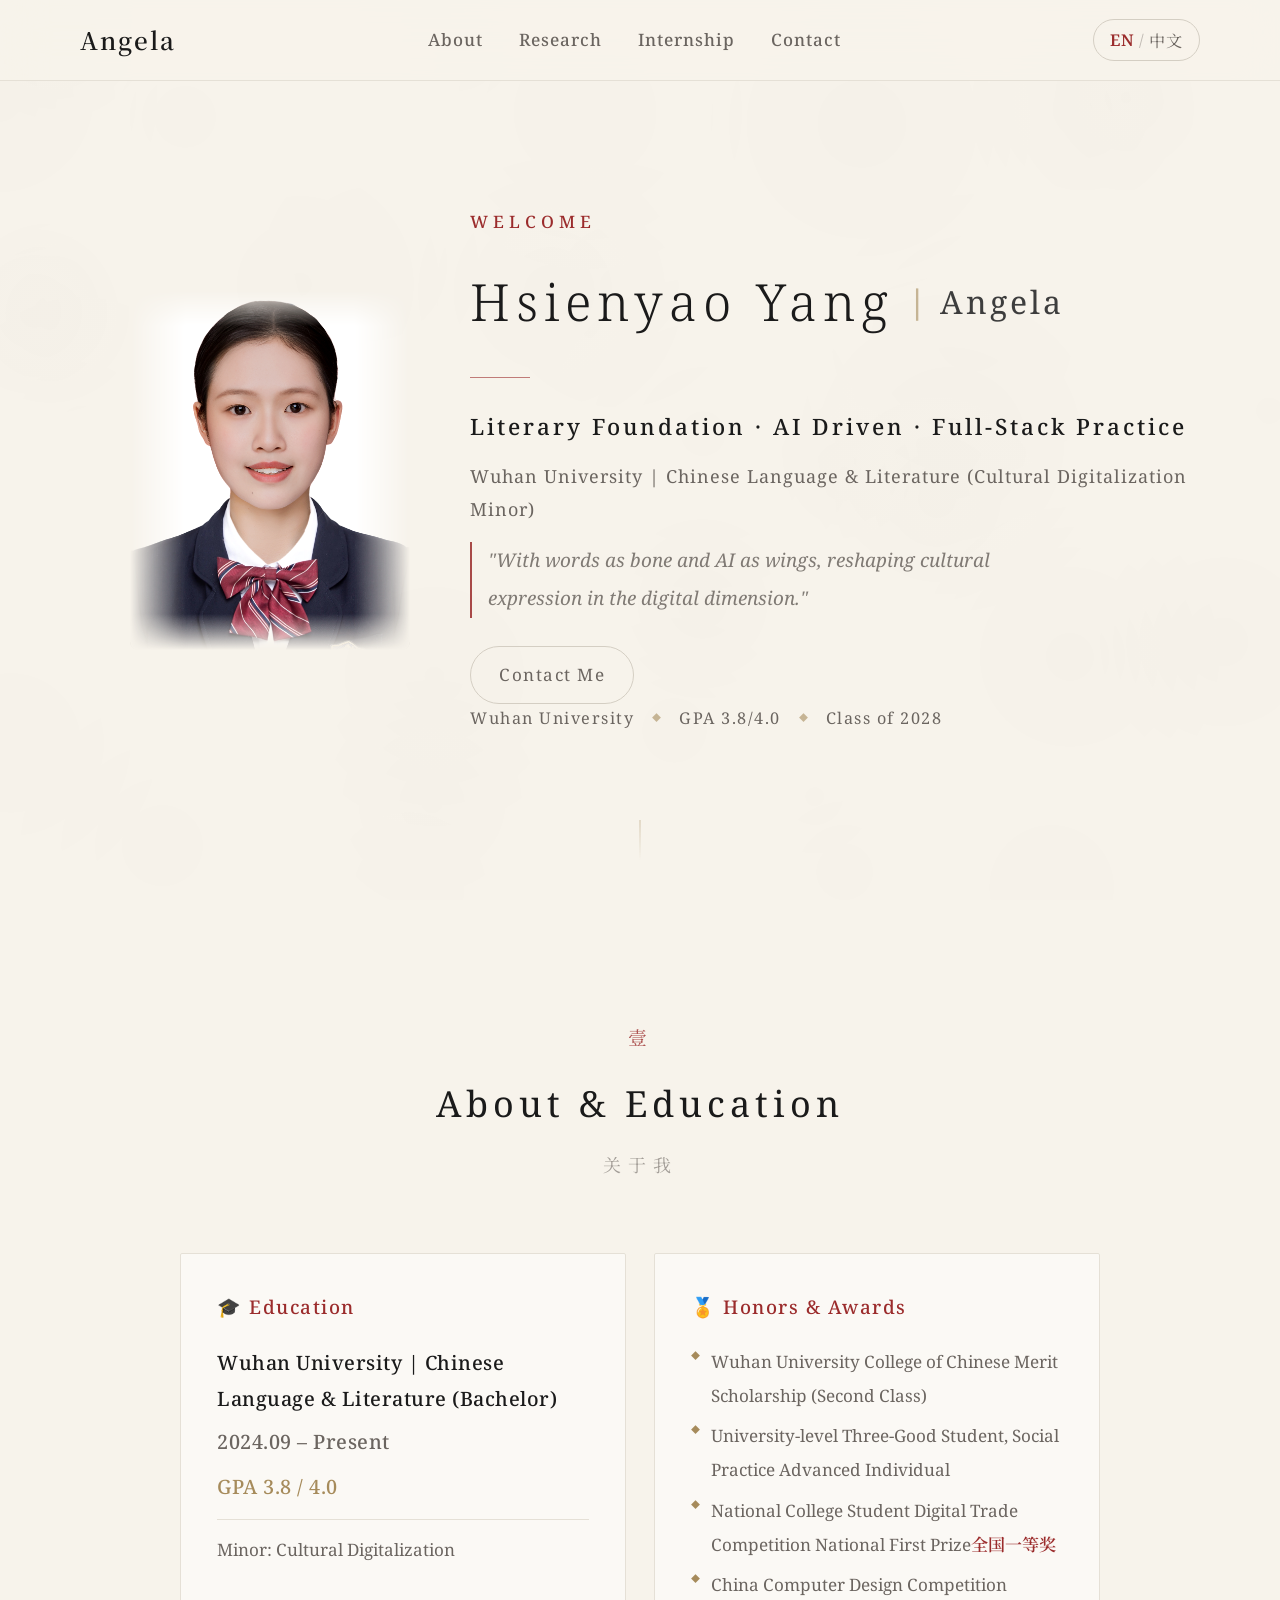
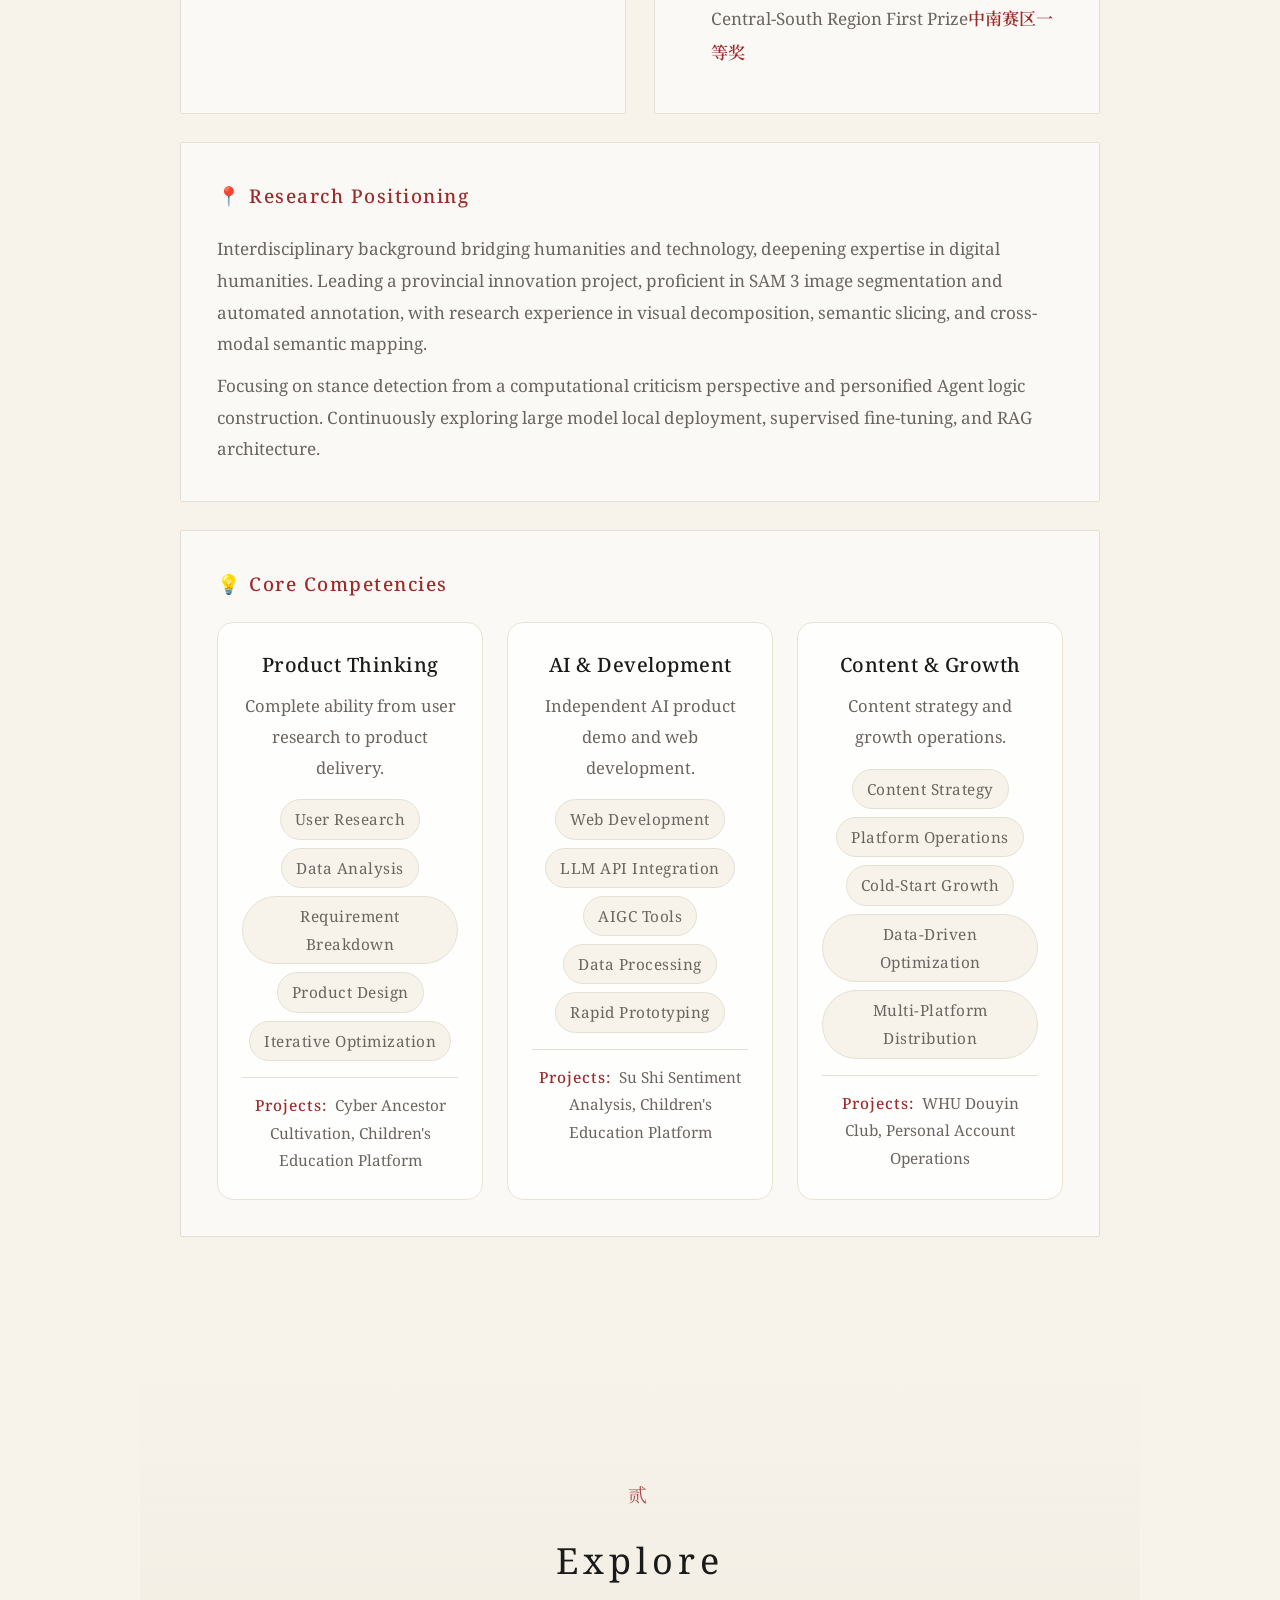
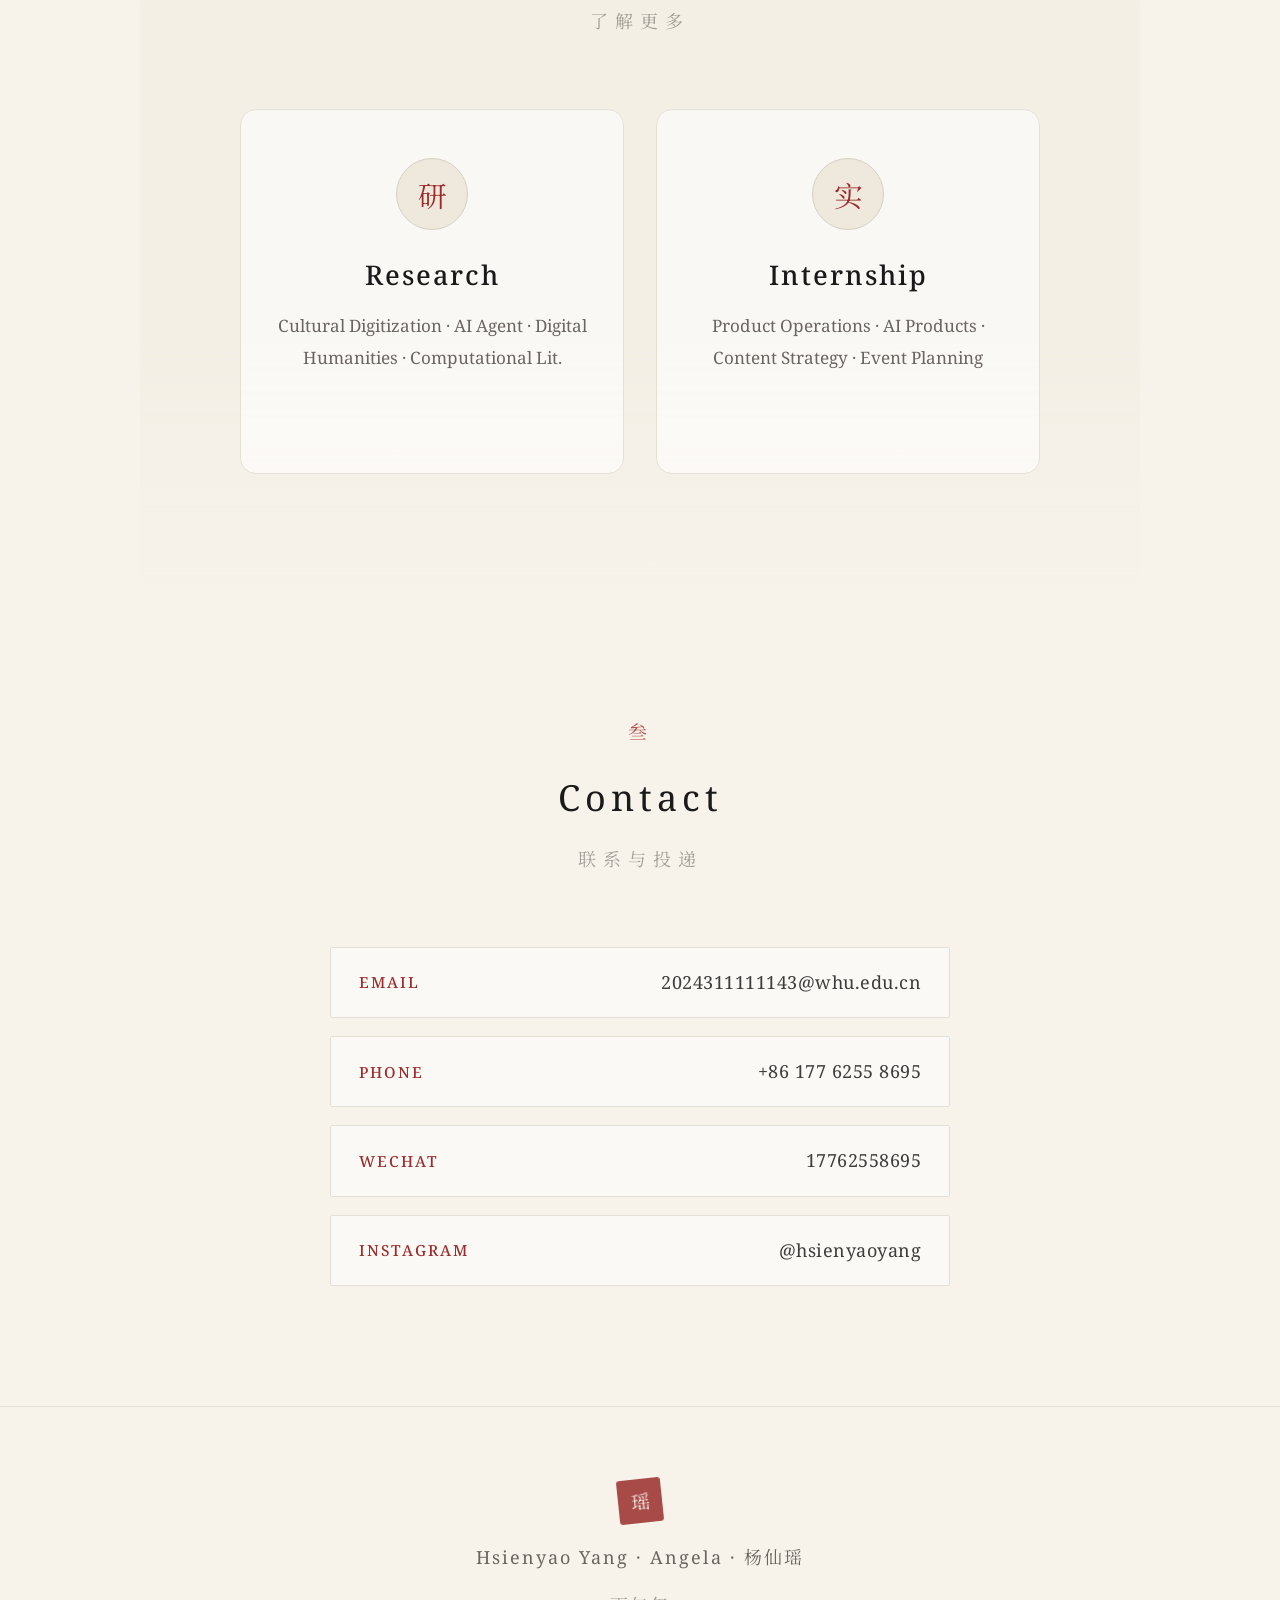
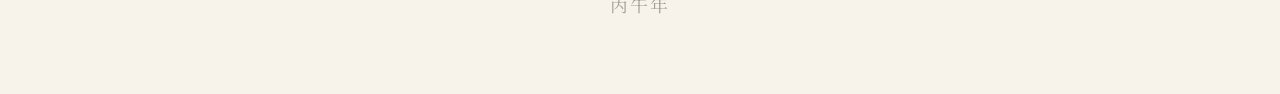
<file: index.html>
<!DOCTYPE html>
<html lang="en">
<head>
    <meta charset="UTF-8">
    <meta name="viewport" content="width=device-width, initial-scale=1.0">
    <title>Hsienyao Yang (Angela) · Portfolio</title>
    <link rel="stylesheet" href="styles.css">
    <link rel="preconnect" href="https://fonts.googleapis.com">
    <link rel="preconnect" href="https://fonts.gstatic.com" crossorigin>
    <link href="https://fonts.googleapis.com/css2?family=Noto+Serif+SC:wght@300;400;500;600;700&family=Noto+Serif:ital,wght@0,300;0,400;0,500;0,600;0,700;1,400&display=swap" rel="stylesheet">
</head>
<body>
    <canvas id="ink-canvas"></canvas>

    <nav class="navbar">
        <div class="nav-container">
            <a href="index.html" class="nav-logo">
                <span class="logo-en">Angela</span>
                <span class="logo-zh">仙瑶</span>
            </a>
            <ul class="nav-menu">
                <li><a href="#about" data-i18n="nav.about">About</a></li>
                <li><a href="research.html" data-i18n="nav.research">Research</a></li>
                <li><a href="internship.html" data-i18n="nav.internship">Internship</a></li>
                <li><a href="#contact" data-i18n="nav.contact">Contact</a></li>
            </ul>
            <div class="nav-actions">
                <button class="lang-switch" id="langSwitch" aria-label="Switch Language">
                    <span class="lang-current">EN</span>
                    <span class="lang-sep">/</span>
                    <span class="lang-alt">中文</span>
                </button>
                <button class="nav-toggle" aria-label="Toggle menu">
                    <span></span><span></span><span></span>
                </button>
            </div>
        </div>
    </nav>

    <header class="hero">
        <div class="hero-inner">
            <div class="hero-portrait">
                <div class="portrait-wrap">
                    <img src="photo.jpg" alt="Hsienyao Yang">
                </div>
            </div>
            <div class="hero-text">
                <p class="hero-greeting" data-i18n="hero.greeting">Welcome</p>
                <h1 class="hero-name">
                    <span class="name-en">Hsienyao Yang</span>
                    <span class="name-divider">|</span>
                    <span class="name-cn">Angela</span>
                </h1>
                <p class="hero-name-zh">杨仙瑶</p>
                <div class="hero-line"></div>
                <p class="hero-title" data-i18n="hero.title">文学底蕴 · AI 驱动 · 全栈实践</p>
                <p class="hero-school" data-i18n="hero.school">武汉大学 汉语言文学（文化数字化微专业）</p>
                <p class="hero-quote" data-i18n="hero.quote">"以文字为骨骼，以 AI 为羽翼，在数字维度重塑文化表达。"</p>
                <div class="hero-cta">
                    <a href="#contact" class="btn btn-secondary" data-i18n="hero.cta_contact">Contact Me</a>
                </div>
                <div class="hero-meta">
                    <span class="meta-item" data-i18n="hero.meta1">Wuhan University</span>
                    <span class="meta-dot">◆</span>
                    <span class="meta-item">GPA 3.8/4.0</span>
                    <span class="meta-dot">◆</span>
                    <span class="meta-item" data-i18n="hero.meta2">Class of 2028</span>
                </div>
            </div>
        </div>
        <div class="scroll-hint">
            <span class="scroll-line"></span>
        </div>
    </header>

    <main>
        <section class="section" id="about">
            <div class="section-header">
                <span class="section-number">壹</span>
                <h2 class="section-title" data-i18n="about.title">About & Education</h2>
                <p class="section-subtitle" data-i18n="about.subtitle">关于我</p>
            </div>
            <div class="about-body">
                <div class="about-card">
                    <h3 class="about-card-title" data-i18n="about.edu.title">🎓 Education</h3>
                    <div class="edu-main">
                        <p data-i18n="about.edu.school">武汉大学 | 汉语言文学 (本科)</p>
                        <p class="edu-time" data-i18n="about.edu.time">2024.09 – Present</p>
                        <p class="edu-gpa">GPA 3.8 / 4.0</p>
                    </div>
                    <div class="edu-minor" data-i18n="about.edu.minor">辅修：文化数字化微专业</div>
                </div>

                <div class="about-card">
                    <h3 class="about-card-title" data-i18n="about.honors.title">🏅 Honors & Awards</h3>
                    <ul class="honor-list">
                        <li data-i18n="about.honors.h1">武汉大学文学院年度优秀学生乙等奖学金</li>
                        <li data-i18n="about.honors.h2">校级三好学生、社会实践先进个人</li>
                        <li data-i18n="about.honors.h3">全国大学生数字贸易大赛 <strong>全国一等奖</strong></li>
                        <li data-i18n="about.honors.h4">中国大学生计算机设计大赛 <strong>中南赛区一等奖</strong></li>
                    </ul>
                </div>

                <div class="about-card full-width">
                    <h3 class="about-card-title" data-i18n="about.profile.title">📍 Research Positioning</h3>
                    <div class="profile-bio">
                        <p data-i18n="about.profile.p1">跨学科交叉背景，深耕数字人文领域。主导省级大创项目，掌握 SAM 3 图像分割与自动化标注技术，拥有视觉解构、语义切片及跨模态语义映射的科研经历。</p>
                        <p data-i18n="about.profile.p2">专注于计算批评视角下的立场检测研究与人格化 Agent 逻辑构建，持续探索大模型本地化部署、监督微调及 RAG 架构等前沿技术。</p>
                    </div>
                </div>

                <div class="about-card full-width">
                    <h3 class="about-card-title" data-i18n="about.strengths.title">💡 Core Competencies</h3>
                    <div class="capability-cards">
                        <div class="capability-card">
                            <h4 data-i18n="about.capability.c1.title">Product Thinking</h4>
                            <p class="capability-summary" data-i18n="about.capability.c1.summary">Complete ability from user research to product delivery.</p>
                            <div class="capability-tags">
                                <span data-i18n="about.capability.c1.t1">User Research</span>
                                <span data-i18n="about.capability.c1.t2">Data Analysis</span>
                                <span data-i18n="about.capability.c1.t3">Requirement Breakdown</span>
                                <span data-i18n="about.capability.c1.t4">Product Design</span>
                                <span data-i18n="about.capability.c1.t5">Iterative Optimization</span>
                            </div>
                            <div class="capability-projects">
                                <span class="capability-projects-label" data-i18n="about.capability.projects">Projects:</span>
                                <span data-i18n="about.capability.c1.projects">Cyber Ancestor Cultivation, Children's Education Platform</span>
                            </div>
                        </div>
                        <div class="capability-card">
                            <h4 data-i18n="about.capability.c2.title">AI & Development</h4>
                            <p class="capability-summary" data-i18n="about.capability.c2.summary">Independent AI product demo and web development.</p>
                            <div class="capability-tags">
                                <span data-i18n="about.capability.c2.t1">Web Development</span>
                                <span data-i18n="about.capability.c2.t2">LLM API Integration</span>
                                <span data-i18n="about.capability.c2.t3">AIGC Tools</span>
                                <span data-i18n="about.capability.c2.t4">Data Processing</span>
                                <span data-i18n="about.capability.c2.t5">Rapid Prototyping</span>
                            </div>
                            <div class="capability-projects">
                                <span class="capability-projects-label" data-i18n="about.capability.projects">Projects:</span>
                                <span data-i18n="about.capability.c2.projects">Su Shi Sentiment Analysis, Children's Education Platform</span>
                            </div>
                        </div>
                        <div class="capability-card">
                            <h4 data-i18n="about.capability.c3.title">Content & Growth</h4>
                            <p class="capability-summary" data-i18n="about.capability.c3.summary">Content strategy and growth operations.</p>
                            <div class="capability-tags">
                                <span data-i18n="about.capability.c3.t1">Content Strategy</span>
                                <span data-i18n="about.capability.c3.t2">Platform Operations</span>
                                <span data-i18n="about.capability.c3.t3">Cold-Start Growth</span>
                                <span data-i18n="about.capability.c3.t4">Data-Driven Optimization</span>
                                <span data-i18n="about.capability.c3.t5">Multi-Platform Distribution</span>
                            </div>
                            <div class="capability-projects">
                                <span class="capability-projects-label" data-i18n="about.capability.projects">Projects:</span>
                                <span data-i18n="about.capability.c3.projects">WHU Douyin Club, Personal Account Operations</span>
                            </div>
                        </div>
                    </div>
                </div>
            </div>
        </section>

        <!-- Portal: Research & Internship -->
        <section class="section section-alt" id="portal">
            <div class="section-header">
                <span class="section-number">贰</span>
                <h2 class="section-title" data-i18n="portal.title">Explore</h2>
                <p class="section-subtitle" data-i18n="portal.subtitle">了解更多</p>
            </div>
            <div class="portal-cards">
                <a href="research.html" class="portal-card">
                    <div class="portal-icon">研</div>
                    <h3 data-i18n="portal.research.title">Research</h3>
                    <p class="portal-desc" data-i18n="portal.research.desc">文化遗产数字化 · AI Agent · 数字人文 · 计算文学</p>
                    <span class="portal-arrow">→</span>
                </a>
                <a href="internship.html" class="portal-card">
                    <div class="portal-icon">实</div>
                    <h3 data-i18n="portal.internship.title">Internship</h3>
                    <p class="portal-desc" data-i18n="portal.internship.desc">产品运营 · AI 产品 · 内容策略 · 活动策划</p>
                    <span class="portal-arrow">→</span>
                </a>
            </div>
        </section>

        <section class="section" id="contact">
            <div class="section-header">
                <span class="section-number">叁</span>
                <h2 class="section-title" data-i18n="contact.title">Contact</h2>
                <p class="section-subtitle" data-i18n="contact.subtitle">联系与投递</p>
            </div>
            <div class="contact-body">
                <div class="contact-links">
                    <a href="mailto:2024311111143@whu.edu.cn" class="contact-item">
                        <span class="contact-label" data-i18n="contact.email">Email</span>
                        <span class="contact-value">2024311111143@whu.edu.cn</span>
                    </a>
                    <a href="tel:+8617762558695" class="contact-item">
                        <span class="contact-label" data-i18n="contact.phone">Phone</span>
                        <span class="contact-value">+86 177 6255 8695</span>
                    </a>
                    <div class="contact-item">
                        <span class="contact-label" data-i18n="contact.wechat">WeChat</span>
                        <span class="contact-value" data-i18n="contact.wechat_val">17762558695</span>
                    </div>
                    <a href="https://instagram.com/hsienyaoyang" target="_blank" rel="noopener" class="contact-item">
                        <span class="contact-label">Instagram</span>
                        <span class="contact-value">@hsienyaoyang</span>
                    </a>
                </div>
            </div>
        </section>
    </main>

    <footer class="footer">
        <div class="footer-inner">
            <div class="footer-seal">瑶</div>
            <p>Hsienyao Yang · Angela · 杨仙瑶</p>
            <p class="footer-year">丙午年</p>
        </div>
    </footer>

    <button class="scroll-top" id="scrollTop" aria-label="Scroll to top">&uarr;</button>

    <script src="script.js"></script>
</body>
</html>
</file>
<file: styles.css>
/* ===== Chinese Style Design System ===== */
:root {
    --color-paper: #f7f3eb;
    --color-paper-dark: #efe9dd;
    --color-ink: #1a1a1a;
    --color-ink-light: #3d3d3d;
    --color-ink-muted: #6b6560;
    --color-cinnabar: #9b2c2c;
    --color-cinnabar-light: #b83e3e;
    --color-gold: #a68b5b;
    --color-border: #d4cec3;
    --color-border-light: #e5e0d6;
    --font-serif: 'Noto Serif', 'Noto Serif SC', Georgia, 'Songti SC', serif;
    --font-serif-sc: 'Noto Serif SC', 'Noto Serif', serif;
    --radius: 2px;
    --transition: 0.35s cubic-bezier(0.4, 0, 0.2, 1);
}

* {
    margin: 0;
    padding: 0;
    box-sizing: border-box;
}

html {
    scroll-behavior: smooth;
    font-size: 18px;
}

body {
    font-family: var(--font-serif);
    background: var(--color-paper);
    color: var(--color-ink);
    line-height: 1.85;
    -webkit-font-smoothing: antialiased;
    overflow-x: hidden;
}

a {
    color: inherit;
    text-decoration: none;
}

ul { list-style: none; }

/* ===== Ink Canvas Background ===== */
#ink-canvas {
    position: fixed;
    top: 0;
    left: 0;
    width: 100%;
    height: 100%;
    z-index: 0;
    pointer-events: none;
    opacity: 0.25;
}

/* ===== Navigation ===== */
.navbar {
    position: fixed;
    top: 0;
    left: 0;
    right: 0;
    z-index: 100;
    background: rgba(247, 243, 235, 0.88);
    backdrop-filter: blur(20px) saturate(1.2);
    border-bottom: 1px solid var(--color-border-light);
    transition: var(--transition);
}

.nav-container {
    max-width: 1200px;
    margin: 0 auto;
    padding: 0 40px;
    height: 80px;
    display: flex;
    align-items: center;
    justify-content: space-between;
}

.nav-logo {
    display: flex;
    align-items: baseline;
    gap: 10px;
    font-family: var(--font-serif-sc);
}

.logo-en {
    font-size: 1.35rem;
    font-weight: 600;
    letter-spacing: 2px;
    color: var(--color-ink);
}

.logo-zh {
    font-size: 1.05rem;
    font-weight: 400;
    color: var(--color-cinnabar);
    opacity: 0.85;
}

.nav-menu {
    display: flex;
    gap: 36px;
}

.nav-menu a {
    font-size: 0.95rem;
    font-weight: 500;
    letter-spacing: 1px;
    color: var(--color-ink-muted);
    transition: color var(--transition);
    position: relative;
    padding: 4px 0;
}

.nav-menu a::after {
    content: '';
    position: absolute;
    bottom: 0;
    left: 50%;
    width: 0;
    height: 1px;
    background: var(--color-cinnabar);
    transition: all var(--transition);
    transform: translateX(-50%);
}

.nav-menu a:hover {
    color: var(--color-cinnabar);
}

.nav-menu a:hover::after {
    width: 100%;
}

.nav-actions {
    display: flex;
    align-items: center;
    gap: 20px;
}

.lang-switch {
    display: flex;
    align-items: center;
    gap: 4px;
    background: transparent;
    border: 1px solid var(--color-border);
    padding: 8px 16px;
    border-radius: 100px;
    cursor: pointer;
    font-family: var(--font-serif);
    font-size: 0.9rem;
    letter-spacing: 1px;
    color: var(--color-ink-muted);
    transition: all var(--transition);
}

.lang-switch:hover {
    border-color: var(--color-cinnabar);
    color: var(--color-cinnabar);
}

.lang-current {
    color: var(--color-cinnabar);
    font-weight: 600;
}

.lang-sep { opacity: 0.4; }

.nav-toggle {
    display: none;
    flex-direction: column;
    gap: 5px;
    background: none;
    border: none;
    cursor: pointer;
    padding: 4px;
}

.nav-toggle span {
    display: block;
    width: 24px;
    height: 2px;
    background: var(--color-ink);
    transition: var(--transition);
}

/* ===== Hero ===== */
.hero {
    position: relative;
    min-height: 100vh;
    display: flex;
    flex-direction: column;
    align-items: center;
    justify-content: center;
    padding: 140px 40px 100px;
    z-index: 1;
}

.hero-inner {
    max-width: 1100px;
    width: 100%;
    display: grid;
    grid-template-columns: 320px 1fr;
    gap: 60px;
    align-items: center;
}

.hero-portrait {
    position: relative;
    justify-self: end;
}

.portrait-wrap {
    width: 280px;
    height: 360px;
    position: relative;
    overflow: hidden;
    border-radius: 8px;
    -webkit-mask-image: linear-gradient(to right, transparent 0%, black 20%, black 80%, transparent 100%),
                        linear-gradient(to bottom, transparent 0%, black 10%, black 90%, transparent 100%);
    mask-image: linear-gradient(to right, transparent 0%, black 20%, black 80%, transparent 100%),
                linear-gradient(to bottom, transparent 0%, black 10%, black 90%, transparent 100%);
    -webkit-mask-composite: source-in;
    mask-composite: intersect;
}

.portrait-wrap img {
    width: 100%;
    height: 100%;
    object-fit: cover;
    filter: grayscale(10%) contrast(1.05);
    transition: var(--transition);
}

.portrait-wrap:hover img {
    filter: grayscale(0%) contrast(1.08);
    transform: scale(1.02);
}

.hero-text {
    display: flex;
    flex-direction: column;
    align-items: flex-start;
    text-align: left;
}

.hero-greeting {
    font-size: 0.95rem;
    letter-spacing: 5px;
    color: var(--color-cinnabar);
    text-transform: uppercase;
    margin-bottom: 16px;
    font-weight: 500;
}

.hero-name {
    display: flex;
    align-items: center;
    gap: 14px;
    flex-wrap: wrap;
}

.name-en {
    font-size: clamp(2.4rem, 4vw, 3.6rem);
    font-weight: 300;
    letter-spacing: 6px;
    color: var(--color-ink);
}

.name-divider {
    font-size: 1.8rem;
    color: var(--color-gold);
    opacity: 0.6;
}

.name-cn {
    font-size: clamp(1.6rem, 2.5vw, 2.4rem);
    font-weight: 400;
    letter-spacing: 3px;
    color: var(--color-ink-light);
}

.hero-name-zh {
    font-family: var(--font-serif-sc);
    font-size: 1.3rem;
    color: var(--color-ink-muted);
    letter-spacing: 10px;
    margin-top: 8px;
    opacity: 0.7;
}

.hero-line {
    width: 60px;
    height: 1.5px;
    background: var(--color-cinnabar);
    margin: 28px 0;
    opacity: 0.6;
}

.hero-title {
    font-size: 1.25rem;
    letter-spacing: 3px;
    color: var(--color-ink);
    margin-bottom: 12px;
    font-weight: 500;
}

.hero-school {
    font-size: 1rem;
    color: var(--color-ink-muted);
    letter-spacing: 1px;
    margin-bottom: 16px;
}

.hero-quote {
    max-width: 520px;
    font-size: 1.05rem;
    color: var(--color-ink-muted);
    line-height: 2;
    margin-bottom: 28px;
    font-style: italic;
    border-left: 2px solid var(--color-cinnabar);
    padding-left: 16px;
    opacity: 0.85;
}

.hero-meta {
    display: flex;
    align-items: center;
    gap: 18px;
    flex-wrap: wrap;
}

.meta-item {
    font-size: 0.9rem;
    letter-spacing: 1.5px;
    color: var(--color-ink-muted);
}

.meta-dot {
    font-size: 0.5rem;
    color: var(--color-gold);
    opacity: 0.6;
}

.scroll-hint {
    position: absolute;
    bottom: 40px;
    left: 50%;
    transform: translateX(-50%);
    display: flex;
    flex-direction: column;
    align-items: center;
    gap: 8px;
}

.scroll-line {
    display: block;
    width: 1px;
    height: 40px;
    background: linear-gradient(to bottom, var(--color-gold), transparent);
    opacity: 0.5;
    animation: scrollPulse 2s ease-in-out infinite;
}

@keyframes scrollPulse {
    0%, 100% { opacity: 0.3; transform: scaleY(1); }
    50% { opacity: 0.7; transform: scaleY(1.2); }
}

/* ===== Sections ===== */
.section {
    position: relative;
    z-index: 1;
    padding: 120px 40px;
    max-width: 1000px;
    margin: 0 auto;
}

.section-alt {
    background: linear-gradient(180deg, transparent 0%, rgba(239, 233, 221, 0.4) 30%, rgba(239, 233, 221, 0.4) 70%, transparent 100%);
}

.section-header {
    text-align: center;
    margin-bottom: 72px;
}

.section-number {
    display: block;
    font-family: var(--font-serif-sc);
    font-size: 1.05rem;
    color: var(--color-cinnabar);
    letter-spacing: 5px;
    margin-bottom: 16px;
    opacity: 0.8;
}

.section-title {
    font-size: clamp(1.5rem, 3vw, 2rem);
    font-weight: 400;
    letter-spacing: 5px;
    margin-bottom: 10px;
    color: var(--color-ink);
}

.section-subtitle {
    font-family: var(--font-serif-sc);
    font-size: 1rem;
    color: var(--color-ink-muted);
    letter-spacing: 7px;
    opacity: 0.6;
}

/* ===== Hero Badge & CTA ===== */
.hero-badge {
    display: inline-flex;
    align-items: center;
    gap: 8px;
    background: rgba(155, 44, 44, 0.06);
    border: 1px solid rgba(155, 44, 44, 0.15);
    padding: 8px 16px;
    border-radius: 100px;
    font-size: 0.85rem;
    color: var(--color-cinnabar);
    letter-spacing: 0.5px;
    margin-bottom: 28px;
}

.badge-icon {
    font-size: 1rem;
}

.btn {
    display: inline-flex;
    align-items: center;
    justify-content: center;
    padding: 12px 28px;
    font-family: var(--font-serif);
    font-size: 0.95rem;
    letter-spacing: 1.5px;
    border-radius: 100px;
    transition: var(--transition);
    cursor: pointer;
    border: none;
    text-decoration: none;
}

.btn-primary {
    background: var(--color-cinnabar);
    color: var(--color-paper);
    box-shadow: 0 4px 16px rgba(155, 44, 44, 0.2);
}

.btn-primary:hover {
    background: var(--color-cinnabar-light);
    transform: translateY(-2px);
    box-shadow: 0 6px 20px rgba(155, 44, 44, 0.28);
}

.btn-secondary {
    background: transparent;
    color: var(--color-ink-muted);
    border: 1px solid var(--color-border);
}

.btn-secondary:hover {
    border-color: var(--color-cinnabar);
    color: var(--color-cinnabar);
    transform: translateY(-2px);
}

/* ===== About ===== */
.about-body {
    display: grid;
    grid-template-columns: 1fr 1fr;
    gap: 28px;
}

.about-card {
    padding: 36px;
    background: rgba(255, 255, 255, 0.5);
    border: 1px solid var(--color-border-light);
    border-radius: var(--radius);
    transition: var(--transition);
}

.about-card:hover {
    background: rgba(255, 255, 255, 0.8);
    border-color: var(--color-border);
    box-shadow: 0 8px 32px rgba(0, 0, 0, 0.04);
}

.about-card.full-width {
    grid-column: 1 / -1;
}

.about-card-title {
    font-size: 1.05rem;
    font-weight: 500;
    letter-spacing: 1.5px;
    color: var(--color-cinnabar);
    margin-bottom: 20px;
}

.edu-main p {
    font-size: 1.1rem;
    font-weight: 500;
    margin-bottom: 6px;
    letter-spacing: 0.5px;
}

.edu-time {
    font-size: 0.9rem;
    color: var(--color-ink-muted);
    letter-spacing: 1px;
}

.edu-gpa {
    font-size: 0.95rem;
    color: var(--color-gold);
    font-weight: 500;
    margin-top: 8px;
    letter-spacing: 0.5px;
}

.edu-minor {
    margin-top: 14px;
    padding-top: 14px;
    border-top: 1px solid var(--color-border-light);
    font-size: 0.95rem;
    color: var(--color-ink-muted);
}

.honor-list li {
    font-size: 0.95rem;
    color: var(--color-ink-muted);
    line-height: 2;
    padding-left: 20px;
    position: relative;
    margin-bottom: 6px;
}

.honor-list li::before {
    content: '◆';
    position: absolute;
    left: 0;
    color: var(--color-gold);
    font-size: 0.5rem;
    top: 2px;
}

.honor-list li strong {
    color: var(--color-cinnabar);
    font-weight: 600;
}

.strengths-grid {
    display: grid;
    grid-template-columns: repeat(3, 1fr);
    gap: 32px;
}

.strength-item h4 {
    font-size: 1rem;
    font-weight: 500;
    margin-bottom: 10px;
    letter-spacing: 0.5px;
    color: var(--color-ink);
}

.strength-item p {
    font-size: 0.92rem;
    color: var(--color-ink-muted);
    line-height: 1.85;
}

/* ===== Capability Cards ===== */
.capability-cards {
    display: grid;
    grid-template-columns: repeat(3, 1fr);
    gap: 24px;
}

.capability-card {
    padding: 24px;
    background: rgba(255, 255, 255, 0.7);
    border: 1px solid #EAE3D2;
    border-radius: 16px;
    text-align: center;
    transition: var(--transition);
}

.capability-card:hover {
    transform: translateY(-6px);
    box-shadow: 0 16px 48px rgba(0, 0, 0, 0.08);
}

.capability-card h4 {
    font-size: 1.1rem;
    font-weight: 500;
    letter-spacing: 0.5px;
    margin-bottom: 8px;
    color: var(--color-ink);
}

.capability-summary {
    font-size: 0.92rem;
    color: var(--color-ink-muted);
    line-height: 1.85;
    margin-bottom: 16px;
}

.capability-tags {
    display: flex;
    flex-wrap: wrap;
    justify-content: center;
    gap: 8px;
    margin-bottom: 16px;
}

.capability-tags span {
    font-size: 0.85rem;
    letter-spacing: 0.5px;
    color: var(--color-ink-muted);
    background: var(--color-paper);
    border: 1px solid var(--color-border-light);
    padding: 5px 14px;
    border-radius: 100px;
}

.capability-projects {
    margin-top: 8px;
    padding-top: 14px;
    border-top: 1px solid var(--color-border-light);
    font-size: 0.85rem;
    color: var(--color-ink-muted);
    line-height: 1.8;
}

.capability-projects-label {
    color: var(--color-cinnabar);
    font-weight: 500;
    letter-spacing: 1px;
    margin-right: 4px;
}

/* ===== Projects ===== */
.projects-grid {
    display: flex;
    flex-direction: column;
    gap: 48px;
}

.project-card {
    display: grid;
    grid-template-columns: 160px 1fr;
    gap: 40px;
    padding: 40px;
    background: rgba(255, 255, 255, 0.5);
    border: 1px solid var(--color-border-light);
    border-radius: var(--radius);
    transition: var(--transition);
}

.project-card:hover {
    background: rgba(255, 255, 255, 0.8);
    border-color: var(--color-border);
    box-shadow: 0 8px 32px rgba(0, 0, 0, 0.04);
    transform: translateY(-2px);
}

.project-media {
    grid-column: 1 / -1;
    margin-top: 8px;
}

.project-media video,
.project-media iframe {
    width: 100%;
    max-height: 420px;
    border-radius: var(--radius);
    border: 1px solid var(--color-border-light);
    background: var(--color-paper-dark);
    display: block;
}

.project-link {
    display: inline-flex;
    align-items: center;
    gap: 6px;
    margin-top: 8px;
    font-size: 0.9rem;
    color: var(--color-cinnabar);
    letter-spacing: 0.5px;
    transition: var(--transition);
}

.project-link:hover {
    color: var(--color-cinnabar-light);
    transform: translateX(4px);
}

.project-card.featured {
    border-color: rgba(155, 44, 44, 0.2);
    background: rgba(255, 255, 255, 0.65);
}

.project-card.featured:hover {
    border-color: rgba(155, 44, 44, 0.35);
    box-shadow: 0 12px 40px rgba(155, 44, 44, 0.06);
}

.project-highlight {
    font-size: 0.9rem;
    color: var(--color-cinnabar);
    letter-spacing: 0.5px;
    margin-top: 4px;
    font-weight: 500;
}

.project-image {
    display: flex;
    align-items: flex-start;
    justify-content: center;
}

.project-icon {
    width: 72px;
    height: 72px;
    display: flex;
    align-items: center;
    justify-content: center;
    background: var(--color-paper-dark);
    border: 1px solid var(--color-border);
    border-radius: var(--radius);
    font-family: var(--font-serif-sc);
    font-size: 1.6rem;
    color: var(--color-cinnabar);
    flex-shrink: 0;
}

.project-body {
    display: flex;
    flex-direction: column;
    gap: 12px;
}

.project-meta {
    display: flex;
    align-items: center;
    gap: 14px;
    margin-bottom: 4px;
}

.project-tag {
    font-size: 0.85rem;
    letter-spacing: 1px;
    color: var(--color-cinnabar);
    font-weight: 500;
}

.project-date {
    font-size: 0.85rem;
    color: var(--color-ink-muted);
    letter-spacing: 0.5px;
}

.project-body h3 {
    font-size: 1.25rem;
    font-weight: 500;
    letter-spacing: 0.5px;
    margin-bottom: 4px;
}

.project-body p {
    font-size: 0.95rem;
    color: var(--color-ink-muted);
    line-height: 1.85;
}

.project-body .project-role {
    font-size: 0.9rem;
    color: var(--color-cinnabar);
    letter-spacing: 0.5px;
    margin-bottom: 10px;
    font-weight: 500;
}

.project-tags {
    display: flex;
    flex-wrap: wrap;
    gap: 10px;
    margin-top: 10px;
}

.project-tags span {
    font-size: 0.85rem;
    letter-spacing: 0.5px;
    color: var(--color-ink-muted);
    background: var(--color-paper);
    border: 1px solid var(--color-border-light);
    padding: 5px 14px;
    border-radius: 100px;
}

/* ===== Experience Groups ===== */
.experience-groups {
    display: grid;
    grid-template-columns: 1fr 1fr;
    gap: 48px;
}

.experience-group {
    display: flex;
    flex-direction: column;
    gap: 24px;
}

.group-title {
    font-size: 1.15rem;
    font-weight: 500;
    letter-spacing: 2px;
    color: var(--color-cinnabar);
    padding-bottom: 12px;
    border-bottom: 1px solid var(--color-border);
}

.group-items {
    display: flex;
    flex-direction: column;
    gap: 28px;
}

.exp-card {
    padding: 28px;
    background: rgba(255, 255, 255, 0.5);
    border: 1px solid var(--color-border-light);
    border-radius: var(--radius);
    transition: var(--transition);
}

.exp-card:hover {
    background: rgba(255, 255, 255, 0.8);
    border-color: var(--color-border);
    transform: translateX(4px);
}

.exp-date {
    font-size: 0.85rem;
    color: var(--color-gold);
    letter-spacing: 1px;
    font-weight: 500;
    margin-bottom: 8px;
}

.exp-card h3 {
    font-size: 1.1rem;
    font-weight: 500;
    margin-bottom: 6px;
    letter-spacing: 0.5px;
}

.exp-role {
    font-size: 0.9rem;
    color: var(--color-cinnabar);
    letter-spacing: 0.5px;
    margin-bottom: 12px;
    font-weight: 500;
}

.exp-desc {
    font-size: 0.95rem;
    color: var(--color-ink-muted);
    line-height: 1.85;
}

/* ===== Skills ===== */
.skills-grid {
    display: grid;
    grid-template-columns: repeat(3, 1fr);
    gap: 28px;
}

.skill-card {
    text-align: center;
    padding: 44px 28px;
    background: rgba(255, 255, 255, 0.5);
    border: 1px solid var(--color-border-light);
    border-radius: var(--radius);
    transition: var(--transition);
    display: flex;
    flex-direction: column;
    gap: 16px;
}

.skill-card:hover {
    background: rgba(255, 255, 255, 0.8);
    border-color: var(--color-border);
    transform: translateY(-6px);
    box-shadow: 0 12px 40px rgba(0, 0, 0, 0.06);
}

.skill-icon {
    width: 56px;
    height: 56px;
    margin: 0 auto;
    display: flex;
    align-items: center;
    justify-content: center;
    background: var(--color-paper-dark);
    border: 1px solid var(--color-border);
    border-radius: var(--radius);
    font-family: var(--font-serif-sc);
    font-size: 1.4rem;
    color: var(--color-cinnabar);
}

.skill-card h3 {
    font-size: 1.15rem;
    font-weight: 500;
    letter-spacing: 0.5px;
}

.skill-summary {
    font-size: 0.95rem;
    color: var(--color-ink-muted);
    line-height: 1.85;
}

.skill-tags {
    display: flex;
    flex-wrap: wrap;
    justify-content: center;
    gap: 10px;
    margin-top: 8px;
}

.skill-tags span {
    font-size: 0.85rem;
    letter-spacing: 0.5px;
    color: var(--color-ink-muted);
    background: var(--color-paper);
    border: 1px solid var(--color-border-light);
    padding: 5px 14px;
    border-radius: 100px;
}

.skill-projects {
    margin-top: 12px;
    padding-top: 16px;
    border-top: 1px solid var(--color-border-light);
    font-size: 0.85rem;
    color: var(--color-ink-muted);
    line-height: 1.8;
}

.skill-projects-label {
    color: var(--color-cinnabar);
    font-weight: 500;
    letter-spacing: 1px;
    margin-right: 4px;
}

/* ===== Project Operations Cards ===== */
.ops-card {
    padding: 40px;
    background: rgba(255, 255, 255, 0.5);
    border: 1px solid var(--color-border-light);
    border-radius: var(--radius);
    transition: var(--transition);
    display: flex;
    flex-direction: column;
    gap: 12px;
}

.ops-card:hover {
    background: rgba(255, 255, 255, 0.8);
    border-color: var(--color-border);
    box-shadow: 0 8px 32px rgba(0, 0, 0, 0.04);
    transform: translateY(-2px);
}

.ops-card h3 {
    font-size: 1.25rem;
    font-weight: 500;
    letter-spacing: 0.5px;
}

.ops-role {
    font-size: 0.9rem;
    color: var(--color-cinnabar);
    letter-spacing: 0.5px;
    font-weight: 500;
}

.ops-section {
    margin-top: 8px;
    padding-top: 16px;
    border-top: 1px solid var(--color-border-light);
}

.ops-label {
    font-size: 0.88rem;
    color: var(--color-cinnabar);
    font-weight: 500;
    letter-spacing: 1px;
    margin-bottom: 10px;
}

.ops-text {
    font-size: 0.93rem;
    color: var(--color-ink-muted);
    line-height: 1.85;
}

.ops-list {
    list-style: none;
    display: flex;
    flex-direction: column;
    gap: 10px;
}

.ops-list li {
    font-size: 0.93rem;
    color: var(--color-ink-muted);
    line-height: 1.85;
    padding-left: 18px;
    position: relative;
}

.ops-list li::before {
    content: '·';
    position: absolute;
    left: 0;
    color: var(--color-gold);
    font-weight: 700;
    font-size: 1.2rem;
    line-height: 1.6;
}

/* Ops Stats */
.ops-stats {
    display: flex;
    justify-content: flex-start;
    gap: 28px;
    margin-top: 12px;
    padding: 16px 0;
    border-top: 1px solid var(--color-border-light);
}

/* Ops Charts */
.ops-chart {
    margin-top: 16px;
    padding: 18px 20px;
    background: var(--color-paper-dark);
    border-radius: 8px;
}

.chart-title {
    font-size: 0.85rem;
    color: var(--color-ink-muted);
    letter-spacing: 1px;
    margin-bottom: 14px;
    font-weight: 500;
}

.chart-compare {
    display: flex;
    flex-direction: column;
    gap: 10px;
}

.chart-row {
    display: flex;
    align-items: center;
    gap: 12px;
}

.chart-side {
    font-size: 0.82rem;
    color: var(--color-ink-muted);
    min-width: 48px;
    text-align: right;
}

.chart-track {
    flex: 1;
    height: 22px;
    background: rgba(255,255,255,0.7);
    border-radius: 11px;
    overflow: hidden;
}

.chart-fill {
    height: 100%;
    border-radius: 11px;
    background: var(--color-gold);
    opacity: 0.7;
    transition: width 1.2s cubic-bezier(0.4, 0, 0.2, 1);
}

.chart-fill-accent {
    background: var(--color-cinnabar);
    opacity: 1;
}

.chart-val {
    font-size: 0.82rem;
    font-weight: 600;
    color: var(--color-gold);
    min-width: 36px;
}

.chart-val-accent {
    color: var(--color-cinnabar);
}

.chart-metrics {
    display: flex;
    flex-direction: column;
    gap: 10px;
}

.chart-metric {
    display: flex;
    align-items: center;
    gap: 12px;
}

.metric-label {
    font-size: 0.82rem;
    color: var(--color-ink-muted);
    min-width: 70px;
    text-align: right;
}

.metric-bar {
    flex: 1;
    height: 18px;
    background: rgba(255,255,255,0.7);
    border-radius: 9px;
    overflow: hidden;
}

.metric-fill {
    height: 100%;
    border-radius: 9px;
    background: linear-gradient(90deg, var(--color-gold), var(--color-cinnabar));
    transition: width 1.2s cubic-bezier(0.4, 0, 0.2, 1);
}

.metric-val {
    font-size: 0.82rem;
    font-weight: 600;
    color: var(--color-cinnabar);
    min-width: 44px;
}

/* Ops Gallery */
.ops-gallery {
    display: flex;
    gap: 10px;
    margin-top: 16px;
    cursor: pointer;
}

.ops-gallery img {
    height: 90px;
    flex: 1;
    object-fit: cover;
    border-radius: 6px;
    border: 1px solid var(--color-border-light);
    transition: var(--transition);
}

.ops-gallery img:hover {
    transform: scale(1.03);
    box-shadow: 0 4px 16px rgba(0,0,0,0.08);
    border-color: var(--color-border);
}

/* ===== Content Cards ===== */
.content-cards {
    display: grid;
    grid-template-columns: repeat(3, 1fr);
    gap: 28px;
}

.content-card {
    position: relative;
    text-align: center;
    padding: 44px 28px;
    background: rgba(255, 255, 255, 0.5);
    border: 1px solid var(--color-border-light);
    border-radius: var(--radius);
    transition: var(--transition);
}

.content-card:hover {
    background: rgba(255, 255, 255, 0.8);
    border-color: var(--color-border);
    transform: translateY(-4px);
    box-shadow: 0 8px 32px rgba(0, 0, 0, 0.04);
}

.content-card[data-images]:hover {
    box-shadow: 0 8px 32px rgba(0, 0, 0, 0.06);
}

.content-card[data-images]::after {
    content: '📋';
    position: absolute;
    top: 12px;
    right: 12px;
    font-size: 0.75rem;
    opacity: 0.4;
    transition: opacity 0.3s;
}

.content-card[data-images]:hover::after {
    opacity: 0.7;
}

.project-card[data-images] {
    cursor: pointer;
}

.exp-card[data-images] {
    cursor: pointer;
    position: relative;
}

.exp-card[data-images]::after {
    content: '📋';
    position: absolute;
    top: 12px;
    right: 12px;
    font-size: 0.75rem;
    opacity: 0.4;
    transition: opacity 0.3s;
}

.exp-card[data-images]:hover::after {
    opacity: 0.7;
}

.content-icon {
    width: 56px;
    height: 56px;
    margin: 0 auto 20px;
    display: flex;
    align-items: center;
    justify-content: center;
    background: var(--color-paper-dark);
    border: 1px solid var(--color-border);
    border-radius: var(--radius);
    font-family: var(--font-serif-sc);
    font-size: 1.4rem;
    color: var(--color-cinnabar);
}

.content-card h3 {
    font-size: 1.15rem;
    font-weight: 500;
    margin-bottom: 12px;
    letter-spacing: 0.5px;
}

.content-card p {
    font-size: 0.95rem;
    color: var(--color-ink-muted);
    line-height: 1.85;
}

.content-role {
    font-size: 0.9rem;
    color: var(--color-cinnabar);
    letter-spacing: 0.5px;
    margin-bottom: 10px;
    font-weight: 500;
}

/* ===== Event Stats ===== */
.event-stats {
    display: flex;
    justify-content: center;
    gap: 24px;
    margin-top: 20px;
    padding-top: 16px;
    border-top: 1px solid rgba(0, 0, 0, 0.06);
}

.event-stat {
    text-align: center;
}

.stat-number {
    display: block;
    font-size: 1.4rem;
    font-weight: 700;
    color: var(--color-cinnabar);
    font-family: 'Noto Serif SC', 'Noto Serif', serif;
}

.stat-label {
    display: block;
    font-size: 0.8rem;
    color: var(--color-ink-muted);
    margin-top: 4px;
}

.event-cards {
    grid-template-columns: repeat(2, 1fr);
}

.research-single {
    grid-template-columns: 1fr;
    max-width: 800px;
    margin: 0 auto;
}

/* ===== Contact ===== */
.contact-body {
    text-align: center;
    max-width: 620px;
    margin: 0 auto;
}

.contact-intro {
    font-size: 1.05rem;
    color: var(--color-ink-muted);
    line-height: 2;
    margin-bottom: 48px;
}

.contact-intent {
    display: flex;
    flex-direction: column;
    gap: 14px;
    margin-bottom: 40px;
}

.intent-item {
    display: flex;
    align-items: center;
    justify-content: space-between;
    padding: 16px 24px;
    background: rgba(255, 255, 255, 0.5);
    border: 1px solid var(--color-border-light);
    border-radius: var(--radius);
    transition: var(--transition);
}

.intent-item:hover {
    background: rgba(255, 255, 255, 0.8);
    border-color: var(--color-border);
    transform: translateX(4px);
}

.intent-label {
    font-size: 0.85rem;
    letter-spacing: 2px;
    color: var(--color-cinnabar);
    font-weight: 500;
    text-transform: uppercase;
}

.intent-value {
    font-size: 1rem;
    color: var(--color-ink-light);
    letter-spacing: 0.5px;
}

.contact-links {
    display: flex;
    flex-direction: column;
    gap: 18px;
}

.contact-item {
    display: flex;
    align-items: center;
    justify-content: space-between;
    padding: 18px 28px;
    background: rgba(255, 255, 255, 0.5);
    border: 1px solid var(--color-border-light);
    border-radius: var(--radius);
    transition: var(--transition);
}

.contact-item:hover {
    background: rgba(255, 255, 255, 0.8);
    border-color: var(--color-border);
    transform: translateX(4px);
}

.contact-label {
    font-size: 0.85rem;
    letter-spacing: 2px;
    color: var(--color-cinnabar);
    font-weight: 500;
    text-transform: uppercase;
}

.contact-value {
    font-size: 1rem;
    color: var(--color-ink-light);
    letter-spacing: 0.5px;
}

/* ===== Footer ===== */
.footer {
    position: relative;
    z-index: 1;
    padding: 72px 40px;
    text-align: center;
    border-top: 1px solid var(--color-border-light);
}

.footer-inner {
    display: flex;
    flex-direction: column;
    align-items: center;
    gap: 14px;
}

.footer-seal {
    width: 44px;
    height: 44px;
    background: var(--color-cinnabar);
    color: var(--color-paper);
    font-family: var(--font-serif-sc);
    font-size: 1.05rem;
    display: flex;
    align-items: center;
    justify-content: center;
    border-radius: 3px;
    opacity: 0.85;
    transform: rotate(-6deg);
    margin-bottom: 4px;
}

.footer p {
    font-size: 1rem;
    color: var(--color-ink-muted);
    letter-spacing: 2px;
}

.footer-year {
    font-family: var(--font-serif-sc);
    font-size: 0.9rem;
    color: var(--color-gold);
    opacity: 0.6;
    letter-spacing: 5px;
}

/* ===== Language States ===== */
body[data-lang="zh"] .logo-en,
body[data-lang="zh"] .name-en,
body[data-lang="zh"] .name-divider,
body[data-lang="zh"] .name-cn {
    display: none;
}

body[data-lang="en"] .hero-name-zh,
body[data-lang="en"] .logo-zh {
    display: none;
}

body[data-lang="zh"] .hero-name-zh {
    font-size: clamp(2.2rem, 4vw, 3.2rem);
    color: var(--color-ink);
    opacity: 1;
    font-weight: 600;
    margin-top: 12px;
}

body[data-lang="zh"] .lang-current { color: var(--color-ink-muted); font-weight: 400; }
body[data-lang="zh"] .lang-alt { color: var(--color-cinnabar); font-weight: 600; }

body[data-lang="en"] .lang-current { color: var(--color-cinnabar); font-weight: 600; }
body[data-lang="en"] .lang-alt { color: var(--color-ink-muted); font-weight: 400; }

/* ===== Responsive ===== */
@media (max-width: 960px) {
    .hero-inner {
        grid-template-columns: 1fr;
        gap: 48px;
        text-align: center;
    }

    .hero-portrait {
        justify-self: center;
        order: -1;
    }

    .portrait-wrap {
        width: 240px;
        height: 300px;
    }

    .hero-text {
        align-items: center;
        text-align: center;
    }

    .hero-name {
        justify-content: center;
    }
}

@media (max-width: 768px) {
    html { font-size: 16px; }

    .nav-menu {
        position: fixed;
        top: 80px;
        left: 0;
        right: 0;
        background: rgba(247, 243, 235, 0.97);
        backdrop-filter: blur(20px);
        flex-direction: column;
        align-items: center;
        gap: 0;
        padding: 16px 0;
        border-bottom: 1px solid var(--color-border);
        transform: translateY(-150%);
        opacity: 0;
        transition: all var(--transition);
        pointer-events: none;
    }

    .nav-menu.active {
        transform: translateY(0);
        opacity: 1;
        pointer-events: auto;
    }

    .nav-menu a {
        padding: 12px 0;
        font-size: 1rem;
    }

    .nav-toggle {
        display: flex;
    }

    .hero {
        padding: 120px 24px 60px;
    }

    .section {
        padding: 80px 24px;
    }

    .about-body {
        grid-template-columns: 1fr;
    }

    .strengths-grid {
        grid-template-columns: 1fr;
    }

    .capability-cards {
        grid-template-columns: 1fr;
    }

    .project-card {
        grid-template-columns: 1fr;
        gap: 24px;
        padding: 28px;
    }

    .hero-cta {
        justify-content: center;
    }

    .hero-badge {
        justify-content: center;
        text-align: center;
    }

    .project-image {
        justify-content: flex-start;
    }

    .experience-groups {
        grid-template-columns: 1fr;
    }

    .content-cards, .event-cards {
        grid-template-columns: 1fr;
    }

    .event-stats {
        gap: 16px;
    }

    .stat-number {
        font-size: 1.2rem;
    }

    .skills-grid {
        grid-template-columns: 1fr;
    }

    .research-card {
        padding: 32px 24px;
    }

    .contact-item {
        flex-direction: column;
        gap: 8px;
        align-items: flex-start;
    }
}

@media (max-width: 480px) {
    .portrait-wrap {
        width: 200px;
        height: 260px;
    }

    .hero-name {
        flex-direction: column;
        gap: 6px;
    }

    .name-en {
        font-size: 2rem;
    }

    .section-header {
        margin-bottom: 48px;
    }

    .award-item {
        grid-template-columns: 1fr;
        gap: 6px;
    }

    .award-year {
        text-align: left;
    }
}

/* ===== Portfolio Gallery ===== */
.portfolio-trigger {
    display: inline-flex;
    align-items: center;
    gap: 8px;
    margin-top: 20px;
    padding: 10px 24px;
    background: transparent;
    border: 1px solid var(--color-cinnabar);
    color: var(--color-cinnabar);
    font-family: var(--font-serif);
    font-size: 0.9rem;
    letter-spacing: 1.5px;
    border-radius: 100px;
    cursor: pointer;
    transition: var(--transition);
}

.portfolio-trigger:hover {
    background: var(--color-cinnabar);
    color: var(--color-paper);
    transform: translateY(-2px);
    box-shadow: 0 4px 16px rgba(155, 44, 44, 0.2);
}

.portfolio-overlay {
    position: fixed;
    inset: 0;
    z-index: 1000;
    background: rgba(26, 22, 18, 0.92);
    backdrop-filter: blur(12px);
    display: flex;
    align-items: center;
    justify-content: center;
    padding: 40px 20px;
    opacity: 0;
    pointer-events: none;
    transition: opacity 0.35s ease;
}

.portfolio-overlay.active {
    opacity: 1;
    pointer-events: auto;
}

.portfolio-modal {
    position: relative;
    width: 100%;
    max-width: 1100px;
    max-height: 90vh;
    display: flex;
    flex-direction: column;
    align-items: center;
    gap: 16px;
}

.portfolio-close {
    position: absolute;
    top: -48px;
    right: 0;
    width: 40px;
    height: 40px;
    background: rgba(255, 255, 255, 0.1);
    border: 1px solid rgba(255, 255, 255, 0.2);
    color: var(--color-paper);
    font-size: 1.6rem;
    line-height: 1;
    border-radius: 50%;
    cursor: pointer;
    display: flex;
    align-items: center;
    justify-content: center;
    transition: var(--transition);
    z-index: 10;
}

.portfolio-close:hover {
    background: var(--color-cinnabar);
    border-color: var(--color-cinnabar);
    transform: rotate(90deg);
}

.portfolio-stage {
    width: 100%;
    flex: 1;
    display: flex;
    align-items: center;
    justify-content: center;
    min-height: 0;
}

.portfolio-stage img {
    max-width: 100%;
    max-height: 68vh;
    object-fit: contain;
    border-radius: 4px;
    box-shadow: 0 20px 60px rgba(0, 0, 0, 0.4);
    opacity: 0;
    transform: scale(0.96);
    transition: opacity 0.3s ease, transform 0.3s ease;
}

.portfolio-stage img.loaded {
    opacity: 1;
    transform: scale(1);
}

.portfolio-nav {
    display: flex;
    align-items: center;
    gap: 24px;
    color: var(--color-paper);
}

.portfolio-arrow {
    width: 44px;
    height: 44px;
    background: rgba(255, 255, 255, 0.1);
    border: 1px solid rgba(255, 255, 255, 0.2);
    color: var(--color-paper);
    font-size: 1.4rem;
    border-radius: 50%;
    cursor: pointer;
    display: flex;
    align-items: center;
    justify-content: center;
    transition: var(--transition);
}

.portfolio-arrow:hover {
    background: var(--color-cinnabar);
    border-color: var(--color-cinnabar);
}

.portfolio-counter {
    font-family: var(--font-serif);
    font-size: 0.9rem;
    letter-spacing: 2px;
    opacity: 0.7;
    min-width: 60px;
    text-align: center;
}

.portfolio-thumbs {
    display: flex;
    gap: 10px;
    overflow-x: auto;
    max-width: 100%;
    padding: 4px;
    scrollbar-width: thin;
    scrollbar-color: rgba(255,255,255,0.2) transparent;
}

.portfolio-thumbs::-webkit-scrollbar {
    height: 4px;
}

.portfolio-thumbs::-webkit-scrollbar-thumb {
    background: rgba(255,255,255,0.2);
    border-radius: 2px;
}

.portfolio-thumb {
    width: 64px;
    height: 48px;
    flex-shrink: 0;
    object-fit: cover;
    border-radius: 3px;
    cursor: pointer;
    opacity: 0.5;
    transition: var(--transition);
    border: 2px solid transparent;
}

.portfolio-thumb:hover {
    opacity: 0.8;
}

.portfolio-thumb.active {
    opacity: 1;
    border-color: var(--color-cinnabar);
}

@media (max-width: 768px) {
    .portfolio-modal {
        max-height: 85vh;
    }
    .portfolio-stage img {
        max-height: 55vh;
    }
    .portfolio-close {
        top: -40px;
        right: 4px;
        width: 36px;
        height: 36px;
        font-size: 1.4rem;
    }
    .portfolio-arrow {
        width: 38px;
        height: 38px;
    }
}

/* ===== Portal Cards ===== */
.portal-cards {
    display: grid;
    grid-template-columns: 1fr 1fr;
    gap: 32px;
    max-width: 800px;
    margin: 0 auto;
}

.portal-card {
    display: flex;
    flex-direction: column;
    align-items: center;
    text-align: center;
    padding: 48px 32px 40px;
    background: rgba(255, 255, 255, 0.6);
    border: 1px solid var(--color-border-light);
    border-radius: 16px;
    transition: var(--transition);
    position: relative;
}

.portal-card:hover {
    background: rgba(255, 255, 255, 0.85);
    border-color: var(--color-cinnabar);
    transform: translateY(-6px);
    box-shadow: 0 16px 48px rgba(155, 44, 44, 0.08);
}

.portal-icon {
    width: 72px;
    height: 72px;
    display: flex;
    align-items: center;
    justify-content: center;
    background: var(--color-paper-dark);
    border: 1px solid var(--color-border);
    border-radius: 50%;
    font-family: var(--font-serif-sc);
    font-size: 1.6rem;
    color: var(--color-cinnabar);
    margin-bottom: 20px;
}

.portal-card h3 {
    font-size: 1.5rem;
    font-weight: 500;
    letter-spacing: 2px;
    margin-bottom: 10px;
    color: var(--color-ink);
}

.portal-desc {
    font-size: 0.95rem;
    color: var(--color-ink-muted);
    line-height: 1.85;
    margin-bottom: 16px;
}

.portal-arrow {
    font-size: 1.3rem;
    color: var(--color-cinnabar);
    opacity: 0;
    transform: translateX(-8px);
    transition: var(--transition);
}

.portal-card:hover .portal-arrow {
    opacity: 1;
    transform: translateX(0);
}

@media (max-width: 768px) {
    .portal-cards {
        grid-template-columns: 1fr;
        gap: 20px;
    }
}

/* ===== Back to Home ===== */
.back-home-section {
    text-align: center;
    padding: 60px 40px 80px;
}

.back-home-btn {
    display: inline-flex;
    align-items: center;
    gap: 10px;
    padding: 14px 36px;
    background: transparent;
    border: 1px solid var(--color-border);
    color: var(--color-ink-muted);
    font-family: var(--font-serif);
    font-size: 1rem;
    letter-spacing: 2px;
    border-radius: 100px;
    transition: var(--transition);
}

.back-home-btn:hover {
    border-color: var(--color-cinnabar);
    color: var(--color-cinnabar);
    transform: translateX(-4px);
}

.back-home-arrow {
    font-size: 1.1rem;
    transition: transform var(--transition);
}

.back-home-btn:hover .back-home-arrow {
    transform: translateX(-4px);
}

/* ===== Scroll to Top ===== */
.scroll-top {
    position: fixed;
    bottom: 32px;
    right: 32px;
    width: 44px;
    height: 44px;
    background: rgba(255, 255, 255, 0.7);
    border: 1px solid var(--color-border);
    border-radius: 50%;
    color: var(--color-ink-muted);
    font-size: 1.2rem;
    cursor: pointer;
    opacity: 0;
    pointer-events: none;
    transition: var(--transition);
    z-index: 90;
    backdrop-filter: blur(8px);
    line-height: 1;
}

.scroll-top.visible {
    opacity: 1;
    pointer-events: auto;
}

.scroll-top:hover {
    background: var(--color-cinnabar);
    color: var(--color-paper);
    border-color: var(--color-cinnabar);
    transform: translateY(-2px);
}

/* ===== Media Protection ===== */
img,
video,
.ops-gallery img,
.project-media video,
.portrait-wrap img,
.content-card img {
    -webkit-user-drag: none;
    user-select: none;
    pointer-events: auto;
}

img::selection,
video::selection {
    background: transparent;
}

/* ===== Active Nav Link ===== */
.nav-menu a.active {
    color: var(--color-cinnabar);
}

.nav-menu a.active::after {
    width: 100%;
}

@media (max-width: 768px) {
    .tag-drop-wrap {
        height: 420px;
    }
}

.profile-bio {
    display: flex;
    flex-direction: column;
    gap: 10px;
}

.profile-bio p {
    font-size: 0.95rem;
    color: var(--color-ink-muted);
    line-height: 1.85;
}

.profile-sign {
    font-family: var(--font-serif-sc);
    font-size: 1.1rem;
    color: var(--color-cinnabar);
    letter-spacing: 2px;
    margin-top: 6px;
    opacity: 0.85;
}
</file>
